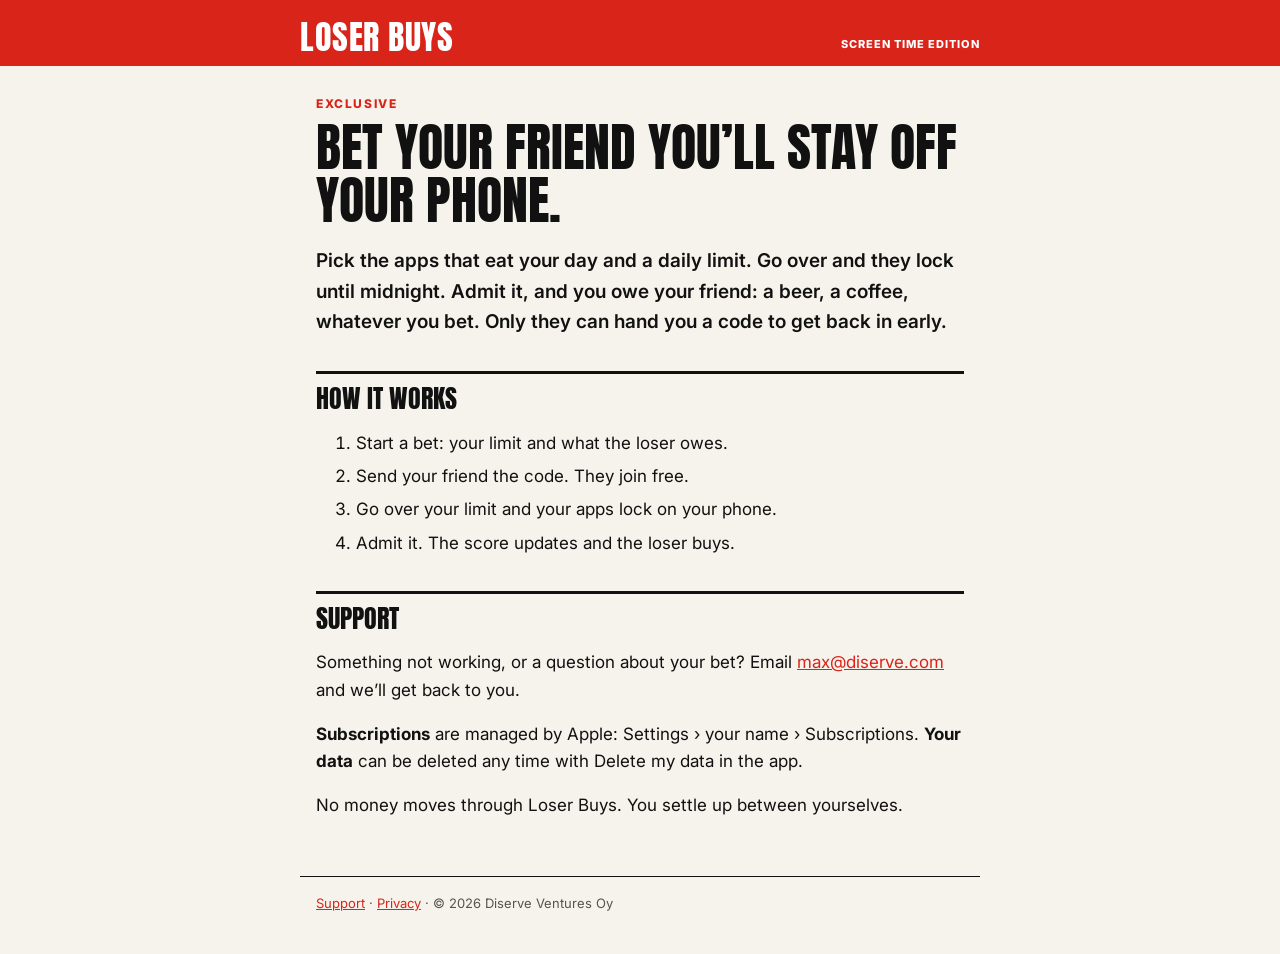
<file: index.html>
<!doctype html>
<html lang="en">
<head>
<meta charset="utf-8">
<meta name="viewport" content="width=device-width, initial-scale=1">
<title>Loser Buys · Bet your friend you’ll stay off your phone</title>
<meta name="description" content="Bet a friend on your screen time. Go over and your apps lock. Admit it, and you owe them a beer.">
<link rel="stylesheet" href="style.css">
</head>
<body>
<header class="mast"><a href="./">Loser Buys</a><span>Screen time edition</span></header>
<main>
<p class="kicker">Exclusive</p>
<h1>Bet your friend you’ll stay off your phone.</h1>
<p class="deck">Pick the apps that eat your day and a daily limit. Go over and they lock until midnight. Admit it, and you owe your friend: a beer, a coffee, whatever you bet. Only they can hand you a code to get back in early.</p>

<h2>How it works</h2>
<ol>
  <li>Start a bet: your limit and what the loser owes.</li>
  <li>Send your friend the code. They join free.</li>
  <li>Go over your limit and your apps lock on your phone.</li>
  <li>Admit it. The score updates and the loser buys.</li>
</ol>

<h2>Support</h2>
<p>Something not working, or a question about your bet? Email <a href="mailto:max@diserve.com">max@diserve.com</a> and we’ll get back to you.</p>
<p><strong>Subscriptions</strong> are managed by Apple: Settings › your name › Subscriptions. <strong>Your data</strong> can be deleted any time with Delete my data in the app.</p>
<p>No money moves through Loser Buys. You settle up between yourselves.</p>
</main>
<footer><a href="./">Support</a> · <a href="privacy.html">Privacy</a> · © 2026 Diserve Ventures Oy</footer>
</body>
</html>
</file>
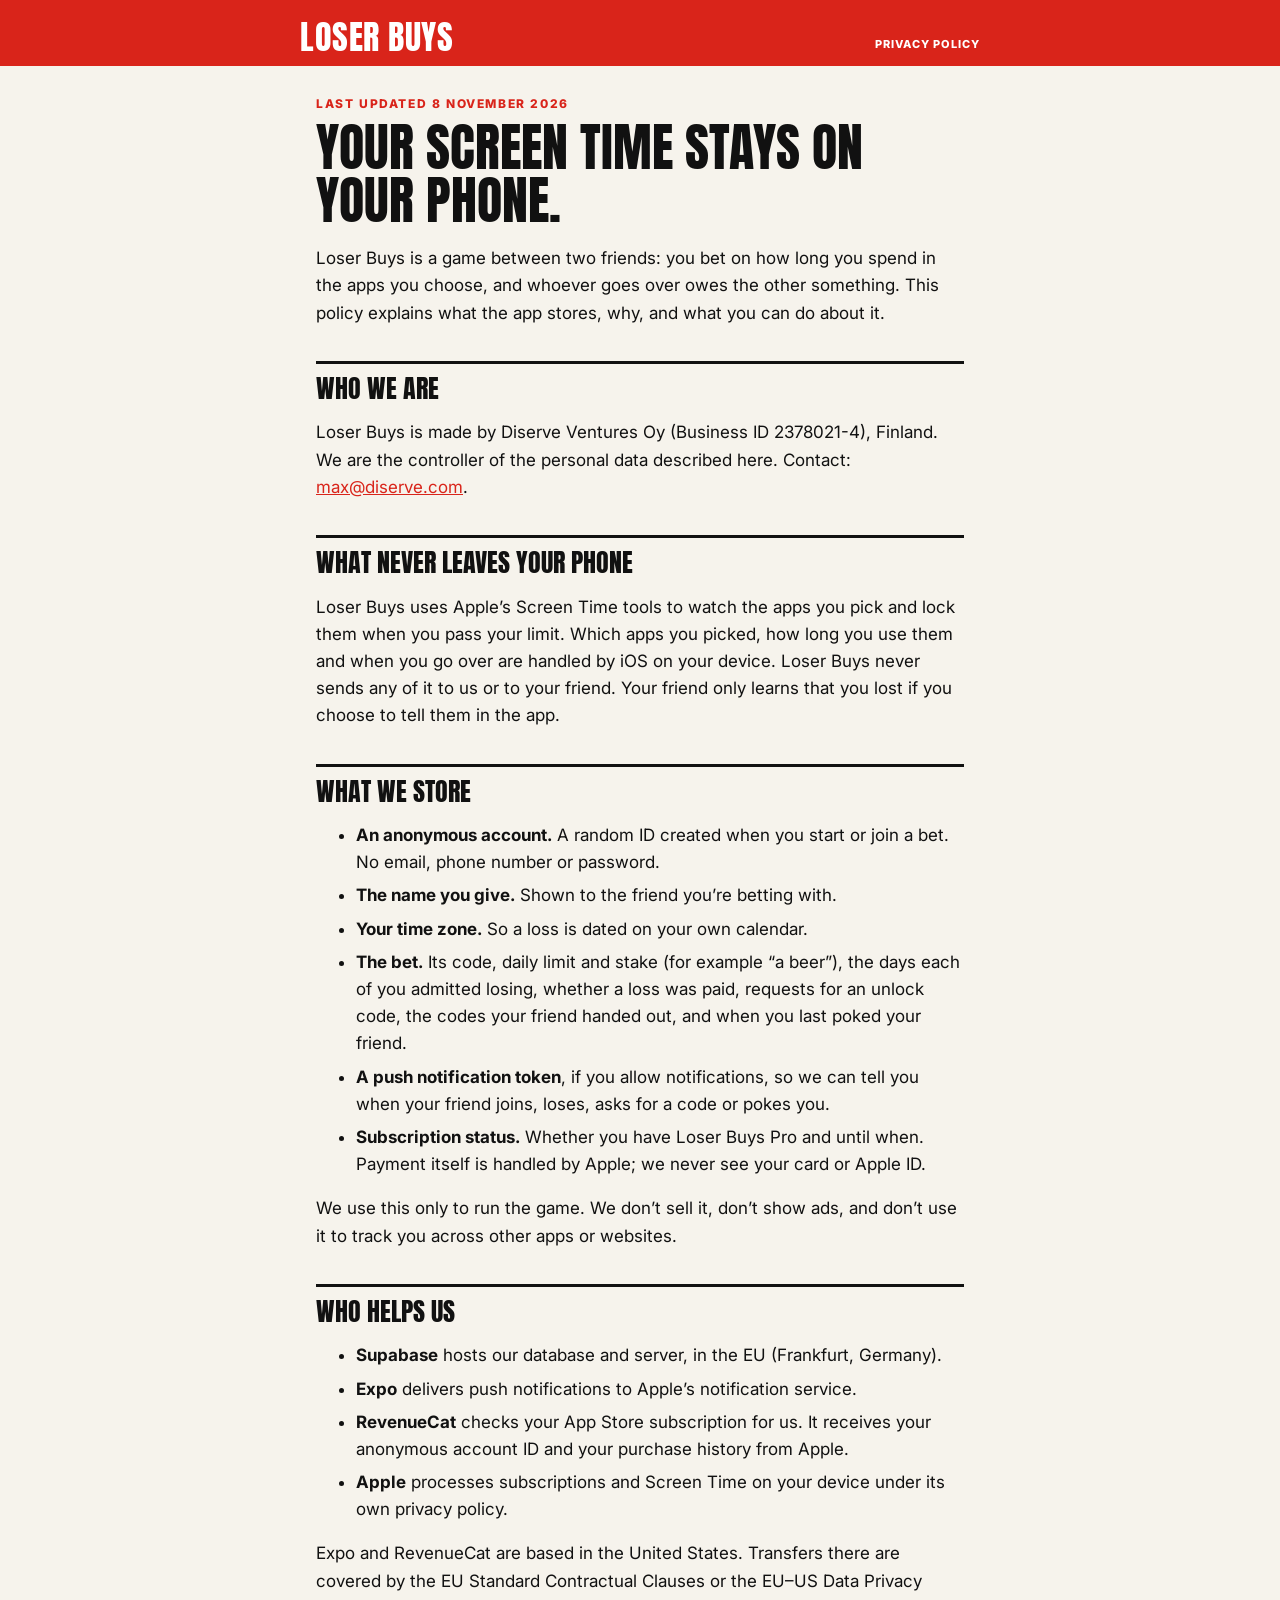
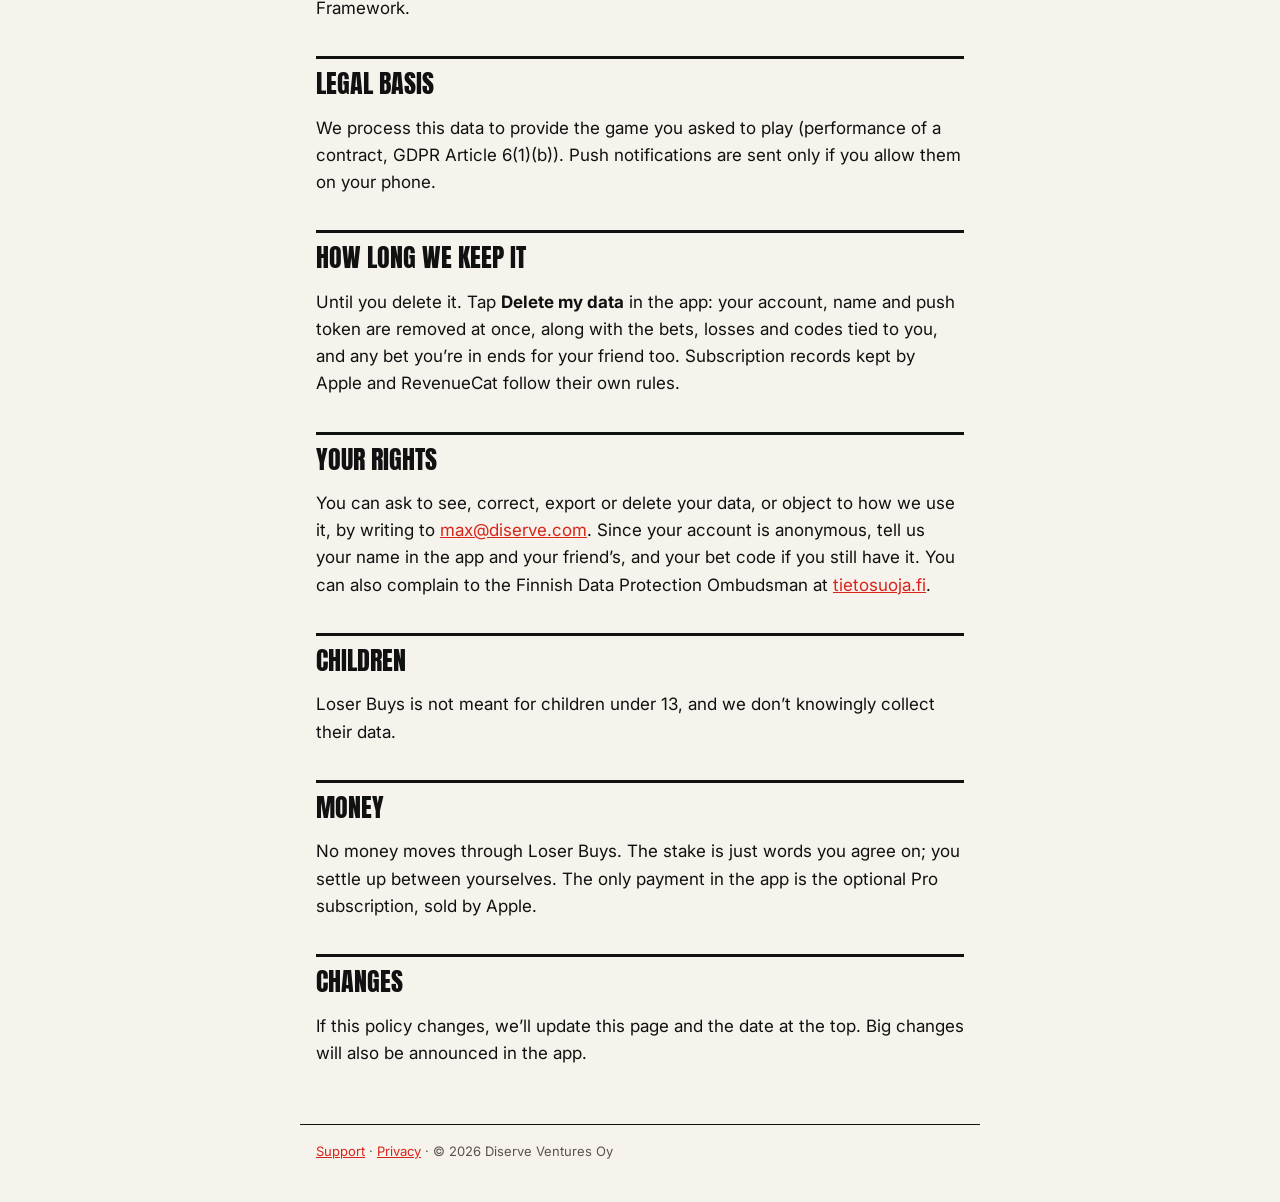
<file: privacy.html>
<!doctype html>
<html lang="en">
<head>
<meta charset="utf-8">
<meta name="viewport" content="width=device-width, initial-scale=1">
<title>Privacy Policy · Loser Buys</title>
<link rel="stylesheet" href="style.css">
</head>
<body>
<header class="mast"><a href="./">Loser Buys</a><span>Privacy policy</span></header>
<main>
<p class="kicker">Last updated 8 November 2026</p>
<h1>Your screen time stays on your phone.</h1>

<p>Loser Buys is a game between two friends: you bet on how long you spend in the apps you choose, and whoever goes over owes the other something. This policy explains what the app stores, why, and what you can do about it.</p>

<h2>Who we are</h2>
<p>Loser Buys is made by Diserve Ventures Oy (Business ID 2378021-4), Finland. We are the controller of the personal data described here. Contact: <a href="mailto:max@diserve.com">max@diserve.com</a>.</p>

<h2>What never leaves your phone</h2>
<p>Loser Buys uses Apple’s Screen Time tools to watch the apps you pick and lock them when you pass your limit. Which apps you picked, how long you use them and when you go over are handled by iOS on your device. Loser Buys never sends any of it to us or to your friend. Your friend only learns that you lost if you choose to tell them in the app.</p>

<h2>What we store</h2>
<ul>
  <li><strong>An anonymous account.</strong> A random ID created when you start or join a bet. No email, phone number or password.</li>
  <li><strong>The name you give.</strong> Shown to the friend you’re betting with.</li>
  <li><strong>Your time zone.</strong> So a loss is dated on your own calendar.</li>
  <li><strong>The bet.</strong> Its code, daily limit and stake (for example “a beer”), the days each of you admitted losing, whether a loss was paid, requests for an unlock code, the codes your friend handed out, and when you last poked your friend.</li>
  <li><strong>A push notification token</strong>, if you allow notifications, so we can tell you when your friend joins, loses, asks for a code or pokes you.</li>
  <li><strong>Subscription status.</strong> Whether you have Loser Buys Pro and until when. Payment itself is handled by Apple; we never see your card or Apple ID.</li>
</ul>
<p>We use this only to run the game. We don’t sell it, don’t show ads, and don’t use it to track you across other apps or websites.</p>

<h2>Who helps us</h2>
<ul>
  <li><strong>Supabase</strong> hosts our database and server, in the EU (Frankfurt, Germany).</li>
  <li><strong>Expo</strong> delivers push notifications to Apple’s notification service.</li>
  <li><strong>RevenueCat</strong> checks your App Store subscription for us. It receives your anonymous account ID and your purchase history from Apple.</li>
  <li><strong>Apple</strong> processes subscriptions and Screen Time on your device under its own privacy policy.</li>
</ul>
<p>Expo and RevenueCat are based in the United States. Transfers there are covered by the EU Standard Contractual Clauses or the EU–US Data Privacy Framework.</p>

<h2>Legal basis</h2>
<p>We process this data to provide the game you asked to play (performance of a contract, GDPR Article 6(1)(b)). Push notifications are sent only if you allow them on your phone.</p>

<h2>How long we keep it</h2>
<p>Until you delete it. Tap <strong>Delete my data</strong> in the app: your account, name and push token are removed at once, along with the bets, losses and codes tied to you, and any bet you’re in ends for your friend too. Subscription records kept by Apple and RevenueCat follow their own rules.</p>

<h2>Your rights</h2>
<p>You can ask to see, correct, export or delete your data, or object to how we use it, by writing to <a href="mailto:max@diserve.com">max@diserve.com</a>. Since your account is anonymous, tell us your name in the app and your friend’s, and your bet code if you still have it. You can also complain to the Finnish Data Protection Ombudsman at <a href="https://tietosuoja.fi/en">tietosuoja.fi</a>.</p>

<h2>Children</h2>
<p>Loser Buys is not meant for children under 13, and we don’t knowingly collect their data.</p>

<h2>Money</h2>
<p>No money moves through Loser Buys. The stake is just words you agree on; you settle up between yourselves. The only payment in the app is the optional Pro subscription, sold by Apple.</p>

<h2>Changes</h2>
<p>If this policy changes, we’ll update this page and the date at the top. Big changes will also be announced in the app.</p>
</main>
<footer><a href="./">Support</a> · <a href="privacy.html">Privacy</a> · © 2026 Diserve Ventures Oy</footer>
</body>
</html>
</file>
<file: style.css>
@import url('https://fonts.googleapis.com/css2?family=Anton&family=Inter:wght@400;600;800&display=swap');

:root { --paper: #F6F3EC; --ink: #111111; --muted: #59534B; --red: #D9241A; }
* { box-sizing: border-box; }
body { margin: 0; background: var(--paper); color: var(--ink); font: 17px/1.6 Inter, system-ui, sans-serif; }
a { color: var(--red); }
.mast { background: var(--red); color: #fff; display: flex; justify-content: space-between; align-items: flex-end; gap: 12px; padding: 20px max(16px, calc(50% - 340px)) 12px; }
.mast a { color: #fff; text-decoration: none; font: 34px/1 Anton, sans-serif; text-transform: uppercase; letter-spacing: .5px; }
.mast span { font-weight: 800; font-size: 11px; letter-spacing: 1px; text-transform: uppercase; }
main { max-width: 680px; margin: 0 auto; padding: 28px 16px 40px; }
.kicker { color: var(--red); font-weight: 800; font-size: 12px; letter-spacing: 1.6px; text-transform: uppercase; margin: 0 0 8px; }
h1 { font: 52px/1.02 Anton, sans-serif; text-transform: uppercase; margin: 0 0 18px; }
h2 { font: 26px/1.1 Anton, sans-serif; text-transform: uppercase; border-top: 3px solid var(--ink); padding-top: 10px; margin: 34px 0 10px; }
.deck { font-size: 19px; font-weight: 600; }
p, li { color: var(--ink); }
li { margin: 6px 0; }
footer { max-width: 680px; margin: 0 auto; padding: 16px 16px 40px; border-top: 1px solid var(--ink); font-size: 13px; color: var(--muted); }
@media (max-width: 420px) { h1 { font-size: 40px; } .mast a { font-size: 28px; } }
</file>
